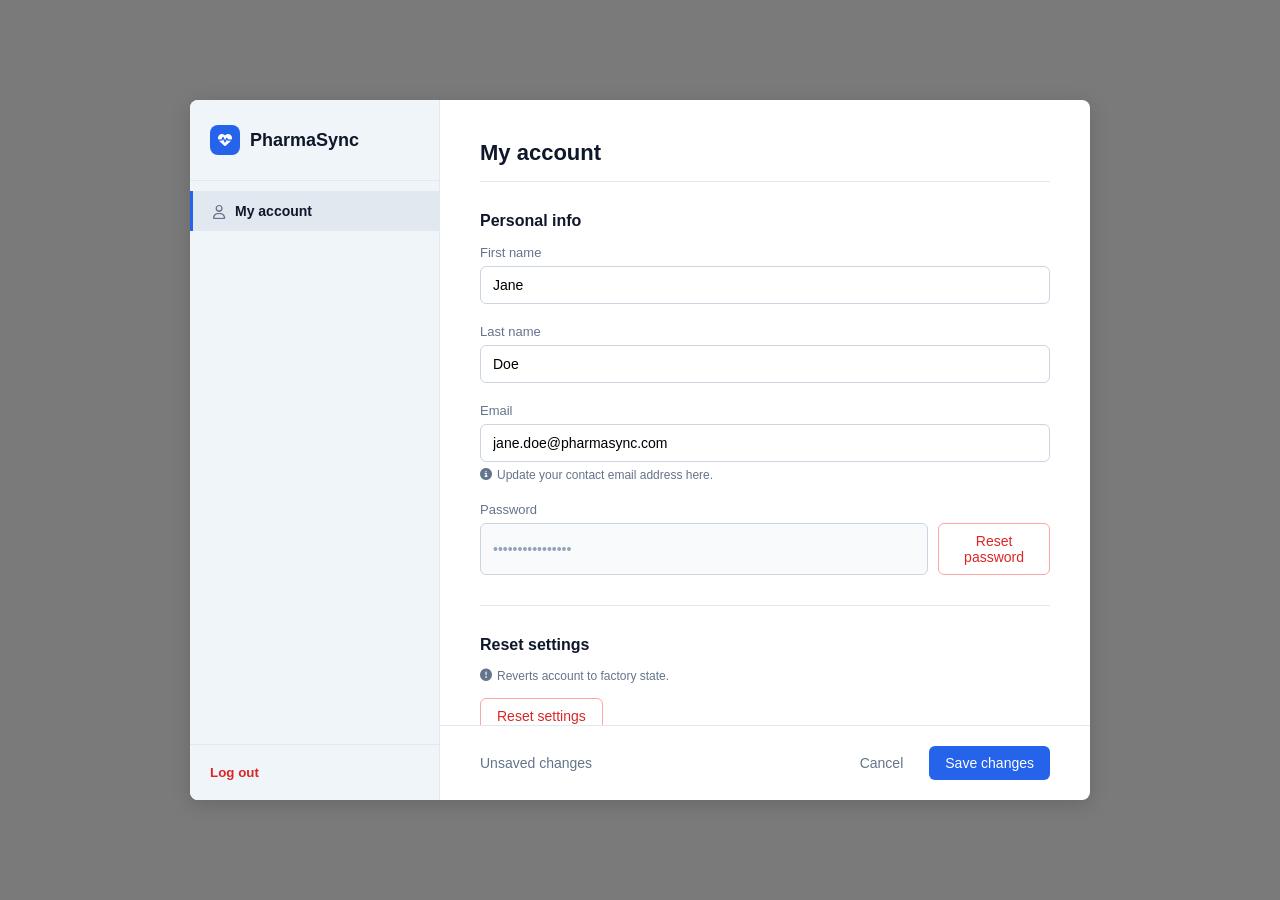
<file: mga gawa ni francis/index3.html>
<!DOCTYPE html>
<html lang="en">
<head>
    <meta charset="UTF-8">
    <meta name="viewport" content="width=device-width, initial-scale=1.0">
    <title>PharmaSync - Account Settings</title>
    <link rel="stylesheet" href="https://cdnjs.cloudflare.com/ajax/libs/font-awesome/6.4.0/css/all.min.css">
    <link rel="stylesheet" href="style3.css">

</head>
<body>

<div class="modal">
    <!-- SIDEBAR -->
    <aside>
        <div class="logo"><i class="fa-solid fa-heart-pulse"></i> PharmaSync</div>
        <nav><div class="nav-item"><i class="fa-regular fa-user"></i> My account</div></nav>
        <button id="btn-logout" class="btn-logout">Log out</button>
    </aside>

    <!-- MAIN CONTENT -->
    <main>
        <div class="content">
            <h1>My account</h1>
            
            <h3>Personal info</h3>
            <div class="form-group"><label>First name</label><input type="text" id="inp-fname" value="Jane"></div>
            <div class="form-group"><label>Last name</label><input type="text" id="inp-lname" value="Doe"></div>
            <div class="form-group">
                <label>Email</label>
                <input type="email" id="inp-email" value="jane.doe@pharmasync.com">
                <div class="helper-text"><i class="fa-solid fa-circle-info"></i> Update your contact email address here.</div>
            </div>
            <div class="form-group">
                <label>Password</label>
                <div class="input-row">
                    <input type="password" value="****************" readonly>
                    <button id="btn-reset-pw" class="btn btn-outline-danger">Reset password</button>
                </div>
            </div>

            <hr>
            <h3>Reset settings</h3>
            <div class="helper-text" style="margin-bottom: 15px;"><i class="fa-solid fa-circle-exclamation"></i> Reverts account to factory state.</div>
            <button id="btn-factory" class="btn btn-outline-danger">Reset settings</button>

            <hr>
            <h3>Delete account</h3>
            <div class="helper-text"><i class="fa-solid fa-circle-exclamation"></i> Deleting your account revokes PharmaSync access.</div>
        </div>

        <!-- FOOTER -->
        <footer>
            <div id="status-text" class="status">Unsaved changes</div>
            <div style="display: flex; gap: 10px;">
                <button id="btn-cancel" class="btn btn-ghost">Cancel</button>
                <button id="btn-save" class="btn btn-primary">Save changes</button>
            </div>
        </footer>
    </main>
</div>

</body>
</html>
</file>
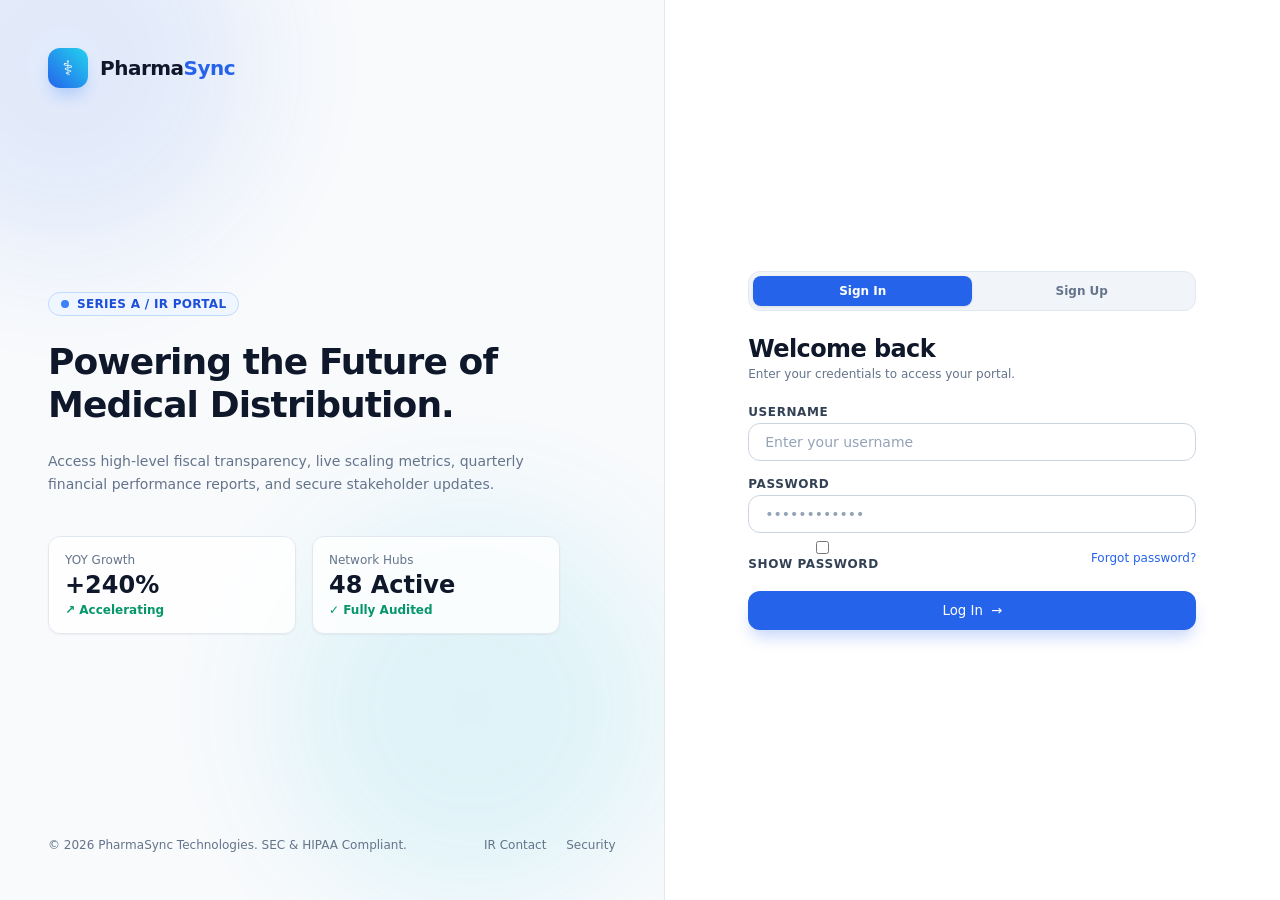
<file: tryy/loginpage.html>
<!DOCTYPE html>
<html lang="en">
<head>
    <meta charset="UTF-8">
    <meta name="viewport" content="width=device-width, initial-scale=1.0">
    <title>Portal & Sign Up Access | PharmaSync Enterprise</title>
    <link rel="stylesheet" href="loginpagestyle.css">
</head>
<body>

    <div class="split-layout">
        
        <!-- LEFT PANEL: Dynamic Enterprise Showcase -->
        <div class="left-panel hidden-mobile">
            <!-- Background Glow Effects -->
            <div class="glow-effect glow-brand"></div>
            <div class="glow-effect glow-cyan"></div>

            <!-- Top Brand Identity -->
            <div class="brand-header">
                <div class="brand-logo">
                    <!-- Replaced Lucide icon with simple text/svg placeholder -->
                    <span class="logo-icon">⚕</span>
                </div>
                <span class="brand-text">Pharma<span>Sync</span></span>
            </div>

            <!-- Center Feature Highlight -->
            <div class="feature-content">
                <div class="badge">
                    <span class="pulse-dot"></span>
                    <span>Series A / IR Portal</span>
                </div>
                <h2 class="main-heading">
                    Powering the Future of <br>Medical Distribution.
                </h2>
                <p class="sub-heading">
                    Access high-level fiscal transparency, live scaling metrics, quarterly financial performance reports, and secure stakeholder updates.
                </p>

                <!-- Mini Metric Card Preview -->
                <div class="metric-grid">
                    <div class="metric-card">
                        <div class="metric-label">YOY Growth</div>
                        <div class="metric-value">+240%</div>
                        <div class="metric-status text-emerald">
                            ↗ Accelerating
                        </div>
                    </div>
                    <div class="metric-card">
                        <div class="metric-label">Network Hubs</div>
                        <div class="metric-value">48 Active</div>
                        <div class="metric-status text-emerald">
                            ✓ Fully Audited
                        </div>
                    </div>
                </div>
            </div>

            <!-- Footer Compliance Note -->
            <div class="panel-footer">
                <span>&copy; 2026 PharmaSync Technologies. SEC & HIPAA Compliant.</span>
                <div class="footer-links">
                    <a href="#">IR Contact</a>
                    <a href="#">Security</a>
                </div>
            </div>
        </div>

        <!-- RIGHT PANEL: Switchable Auth/Sign Up Card -->
        <div class="right-panel">
            <div class="auth-box">
                
                <!-- Mobile Logo -->
                <div class="brand-header mobile-only">
                    <div class="brand-logo mobile-logo">
                        <span class="logo-icon">⚕</span>
                    </div>
                    <span class="brand-text">Pharma<span>Sync</span></span>
                </div>

                <!-- Mode Switcher Tabs (Wired to your JS) -->
                <div class="pill-tabs">
                    <button class="pill-tab active" id="tab-login" onclick="switchAuthTab('login')">Sign In</button>
                    <button class="pill-tab" id="tab-signup" onclick="switchAuthTab('signup')">Sign Up</button>
                </div>

                <div class="form-container">
                    
                    <!-- FORM 1: AUTH SIGN IN (Wired to your JS) -->
                    <div id="form-login" class="auth-form active">
                        <div class="form-header">
                            <h1>Welcome back</h1>
                            <p>Enter your credentials to access your portal.</p>
                        </div>

                        <form onsubmit="handleLogin(event)">
                            <div class="form-group">
                                <label>Username</label>
                                <input type="text" id="login-user" required placeholder="Enter your username">
                            </div>

                            <div class="form-group">
                                <label>Password</label>
                                <input type="password" id="login-pwd" required placeholder="••••••••••••">
                                <div class="form-options">
                                    <label class="pwd-toggle">
                                        <input type="checkbox" onchange="togglePassword('login-pwd')"> Show Password
                                    </label>
                                    <span class="forgot-link" onclick="showForgotPassword()">Forgot password?</span>
                                </div>
                            </div>

                            <button type="submit" class="btn btn-brand btn-block">
                                <span>Log In</span>
                                <span>→</span>
                            </button>
                        </form>
                    </div>

                    <!-- FORM 2: SIGN UP (Wired to your JS) -->
                    <div id="form-signup" class="auth-form hidden">
                        <div class="form-header">
                            <h1>Create an Account</h1>
                            <p>Register your profile to gain access to the PharmaSync platform.</p>
                        </div>

                        <form onsubmit="handleSignup(event)">
                            <!-- Name fields grid -->
                            <div class="form-grid name-grid">
                                <div class="form-group col-span-2">
                                    <label>First Name</label>
                                    <input type="text" id="signup-firstname" required placeholder="Jane">
                                </div>
                                <div class="form-group col-span-1">
                                    <label>M.I.</label>
                                    <input type="text" id="signup-middleInitial" maxlength="3" class="text-center" placeholder="A.">
                                </div>
                                <div class="form-group col-span-2">
                                    <label>Surname</label>
                                    <input type="text" id="signup-surname" required placeholder="Doe">
                                </div>
                            </div>

                            <!-- Contact Info -->
                            <div class="form-grid two-cols">
                                <div class="form-group">
                                    <label>Email Address</label>
                                    <input type="email" id="signup-email" required placeholder="jane.doe@example.com">
                                </div>
                                <div class="form-group">
                                    <label>Phone Number</label>
                                    <input type="tel" id="signup-phoneNumber" required placeholder="09123456789">
                                </div>
                            </div>

                            <div class="form-group">
                                <label>Username</label>
                                <input type="text" id="signup-username" required placeholder="Choose a username">
                            </div>

                            <!-- Passwords -->
                            <div class="form-grid two-cols">
                                <div class="form-group">
                                    <label>Create Password</label>
                                    <input type="password" id="signup-pwd" required placeholder="••••••••••••">
                                </div>
                                <div class="form-group">
                                    <label>Confirm Password</label>
                                    <input type="password" id="signup-confirm-pwd" required placeholder="••••••••••••">
                                </div>
                            </div>

                            <button type="submit" class="btn btn-emerald btn-block mt-2">
                                ✓ Request Access
                            </button>
                        </form>
                    </div>
                    
                    <!-- FORGOT PASSWORD FORM (Included from your sample) -->
                    <div id="form-forgot" class="auth-form hidden">
                        <div class="form-header text-center">
                            <h1>Reset Password</h1>
                            <p>Enter your registered email address or username to receive a secure password reset link.</p>
                        </div>
                        <div class="form-group">
                            <label>Account Identifier</label>
                            <input type="text" id="forgot-identifier" placeholder="Enter account details...">
                        </div>
                        <button class="btn btn-brand btn-block mt-2" onclick="handleForgotPassword()">Send Reset Link</button>
                        <div class="text-center mt-3">
                            <span class="forgot-link" onclick="switchAuthTab('login')">← Back to Login</span>
                        </div>
                    </div>

                </div>
            </div>
        </div>
    </div>

    <!-- The external script file you provided -->
    <script src="script.js"></script>    

</body>
</html>
</file>
<file: mga gawa ni francis/style3.css>
/* Professional CSS Architecture */
:root {
    --bg-body: #7a7a7a;
    --bg-surface: #ffffff;
    --bg-sidebar: #f0f5f9;
    --primary: #2563eb;
    --primary-hover: #1d4ed8;
    --danger: #dc2626;
    --text-main: #0f172a;
    --text-muted: #64748b;
    --border: #e2e8f0;
        }


* { margin: 0; padding: 0; box-sizing: border-box; font-family: 'Inter', sans-serif; }
        
        body { background: var(--bg-body); display: flex; justify-content: center; align-items: center; height: 100vh; }
        
        /* Layout */
        .modal { display: flex; width: 900px; height: 700px; background: var(--bg-surface); border-radius: 8px; box-shadow: 0 4px 20px rgba(0,0,0,0.15); overflow: hidden; }
        
        /* Sidebar */
        aside { width: 250px; background: var(--bg-sidebar); display: flex; flex-direction: column; border-right: 1px solid var(--border); }
        .logo { padding: 25px 20px; border-bottom: 1px solid var(--border); display: flex; align-items: center; gap: 10px; font-weight: 700; font-size: 18px; color: var(--text-main); }
        .logo i { background: var(--primary); color: white; padding: 8px; border-radius: 8px; font-size: 14px; }
        nav { flex: 1; padding: 10px 0; }
        .nav-item { display: flex; padding: 12px 20px; gap: 10px; font-size: 14px; font-weight: 600; color: var(--text-main); background: var(--border); border-left: 3px solid var(--primary); cursor: default; }
        .nav-item i { color: var(--text-muted); margin-top: 2px; }
        .btn-logout { padding: 20px; font-weight: 600; color: var(--danger); border-top: 1px solid var(--border); background: none; border-left: none; border-right: none; border-bottom: none; cursor: pointer; text-align: left; }
        .btn-logout:hover { background: #fee2e2; }
        
        /* Main Content */
        main { flex: 1; display: flex; flex-direction: column; }
        .content { padding: 40px; overflow-y: auto; flex: 1; }
        h1 { font-size: 22px; color: var(--text-main); padding-bottom: 15px; border-bottom: 1px solid var(--border); margin-bottom: 20px; }
        h3 { font-size: 16px; margin: 30px 0 15px; color: var(--text-main); }
        hr { border: none; border-top: 1px solid var(--border); margin: 30px 0; }
        
        /* Forms & Inputs */
        .form-group { margin-bottom: 20px; }
        label { display: block; font-size: 13px; font-weight: 500; color: var(--text-muted); margin-bottom: 6px; }
        input { width: 100%; padding: 10px 12px; font-size: 14px; border: 1px solid #cbd5e1; border-radius: 6px; outline: none; transition: 0.2s; }
        input:focus { border-color: var(--primary); box-shadow: 0 0 0 3px rgba(37,99,235,0.1); }
        input[readonly] { background: #f8fafc; color: #94a3b8; }
        .input-row { display: flex; gap: 10px; }
        .helper-text { font-size: 12px; color: var(--text-muted); margin-top: 6px; display: flex; gap: 5px; }
        
        /* UI Buttons */
        .btn { padding: 9px 16px; border-radius: 6px; cursor: pointer; font-size: 14px; font-weight: 500; border: none; transition: 0.2s; }
        .btn-primary { background: var(--primary); color: white; }
        .btn-primary:hover { background: var(--primary-hover); }
        .btn-ghost { background: transparent; color: var(--text-muted); }
        .btn-ghost:hover { background: #f1f5f9; color: var(--text-main); }
        .btn-outline-danger { background: white; border: 1px solid #fca5a5; color: var(--danger); }
        .btn-outline-danger:hover { background: #fef2f2; border-color: #ef4444; }
        
        /* Footer */
        footer { padding: 20px 40px; border-top: 1px solid var(--border); display: flex; justify-content: space-between; align-items: center; }
        .status { font-size: 14px; font-weight: 500; color: var(--text-muted); }
        .success-text { color: #16a34a; 
        }
        /* --- Premium Profile Card Styling --- */
        .profile-card {
    max-width: 750px;
    margin: 40px auto;
    background: #ffffff;
    border-radius: 16px;
    box-shadow: 0 10px 40px rgba(0, 0, 0, 0.08);
    border: 1px solid #f1f5f9;
    padding: 40px;
    font-family: 'Inter', sans-serif;
}

/* Header & Avatar */
.profile-header {
    display: flex;
    align-items: center;
    gap: 25px;
    margin-bottom: 25px;
}

.avatar-container {
    position: relative;
}

.profile-avatar {
    border-radius: 50%;
    border: 4px solid #f8fafc;
    box-shadow: 0 4px 15px rgba(0, 0, 0, 0.1);
    width: 90px;
    height: 90px;
    object-fit: cover;
}

.edit-avatar-btn {
    position: absolute;
    bottom: 0;
    right: 0;
    background: #2563eb;
    color: white;
    border: none;
    border-radius: 50%;
    width: 32px;
    height: 32px;
    cursor: pointer;
    box-shadow: 0 2px 5px rgba(0,0,0,0.2);
    transition: background 0.2s;
}

.edit-avatar-btn:hover {
    background: #1d4ed8;
}

.profile-title .form-heading {
    margin: 0 0 5px 0;
    font-size: 24px;
    color: #0f172a;
}

.role-badge {
    background: #dbeafe;
    color: #1e40af;
    padding: 5px 12px;
    border-radius: 20px;
    font-size: 12px;
    font-weight: 600;
}

.divider {
    border: none;
    height: 1px;
    background: #e2e8f0;
    margin: 30px 0;
}

/* Grid Layout for Form */
.premium-form .form-grid {
    display: grid;
    grid-template-columns: 1fr 1fr;
    gap: 20px;
    margin-bottom: 30px;
}

.premium-form label {
    display: block;
    font-size: 11px;
    font-weight: 700;
    color: #64748b;
    margin-bottom: 8px;
    letter-spacing: 0.5px;
}

.premium-form .input-wrapper {
    position: relative;
}

.premium-form .input-icon {
    position: absolute;
    left: 15px;
    top: 50%;
    transform: translateY(-50%);
    color: #94a3b8;
}

.premium-form input {
    width: 100%;
    padding: 12px 15px 12px 42px;
    border: 1px solid #cbd5e1;
    border-radius: 10px;
    font-size: 14px;
    color: #334155;
    background: #f8fafc;
    transition: all 0.3s ease;
    box-sizing: border-box;
}

.premium-form input:focus {
    border-color: #2563eb;
    background: #ffffff;
    box-shadow: 0 0 0 4px rgba(37, 99, 235, 0.1);
    outline: none;
}

/* Action Buttons */
.form-actions {
    display: flex;
    justify-content: flex-end;
    gap: 15px;
    padding-top: 10px;
}

.btn-cancel {
    padding: 12px 24px;
    background: white;
    border: 1px solid #cbd5e1;
    color: #475569;
    border-radius: 8px;
    font-weight: 600;
    cursor: pointer;
    transition: background 0.2s;
}

.btn-cancel:hover {
    background: #f1f5f9;
}

.btn-save {
    padding: 12px 24px;
    background: #2563eb;
    border: none;
    color: white;
    border-radius: 8px;
    font-weight: 600;
    cursor: pointer;
    box-shadow: 0 4px 12px rgba(37, 99, 235, 0.2);
    transition: all 0.2s;
}

.btn-save:hover {
    background: #1d4ed8;
    transform: translateY(-1px);
    box-shadow: 0 6px 15px rgba(37, 99, 235, 0.3);
}
</file>
<file: tryy/loginpagestyle.css>
/* Custom CSS Variables extracted from Tailwind configuration */
:root {
    --brand-50: #eff6ff;
    --brand-100: #dbeafe;
    --brand-200: #bfdbfe;
    --brand-500: #3b82f6;
    --brand-600: #2563eb;
    --brand-700: #1d4ed8;
    --slate-50: #f8fafc;
    --slate-100: #f1f5f9;
    --slate-200: #e2e8f0;
    --slate-300: #cbd5e1;
    --slate-400: #94a3b8;
    --slate-500: #64748b;
    --slate-700: #334155;
    --slate-900: #0f172a;
    --emerald-500: #10b981;
    --emerald-600: #059669;
    --cyan-400: #22d3ee;
    --cyan-500: #06b6d4;
    --danger: #dc3545;
}

/* Base Reset */
* { 
    box-sizing: border-box; 
    margin: 0; 
    padding: 0; 
    font-family: 'Segoe UI', system-ui, sans-serif; 
}

body { 
    background-color: #fff; 
    color: var(--slate-900); 
    height: 100vh; 
    overflow: hidden; 
}

/* Layout Utilities */
.hidden { display: none !important; }
.text-center { text-align: center; }
.mt-2 { margin-top: 0.5rem; }
.mt-3 { margin-top: 1.5rem; }

/* Split Screen Layout */
.split-layout {
    display: flex;
    min-height: 100vh;
    width: 100%;
}

/* Left Panel Styles */
.left-panel {
    flex: 1;
    position: relative;
    background-color: var(--slate-50);
    display: flex;
    flex-direction: column;
    justify-content: space-between;
    padding: 3rem;
    border-right: 1px solid var(--slate-200);
    overflow: hidden;
}

.glow-effect {
    position: absolute;
    width: 24rem;
    height: 24rem;
    border-radius: 50%;
    filter: blur(64px);
    pointer-events: none;
    opacity: 0.1;
}

.glow-brand {
    top: -8rem;
    left: -8rem;
    background-color: var(--brand-600);
}

.glow-cyan {
    bottom: 0;
    right: 0;
    background-color: var(--cyan-500);
}

.brand-header {
    position: relative;
    z-index: 10;
    display: flex;
    align-items: center;
    gap: 0.75rem;
}

.brand-logo {
    width: 2.5rem;
    height: 2.5rem;
    border-radius: 0.75rem;
    background: linear-gradient(to top right, var(--brand-600), var(--cyan-400));
    display: flex;
    align-items: center;
    justify-content: center;
    box-shadow: 0 10px 15px -3px rgba(59, 130, 246, 0.3);
}

.logo-icon {
    color: white;
    font-size: 1.25rem;
    font-weight: bold;
}

.brand-text {
    font-size: 1.25rem;
    font-weight: 700;
    letter-spacing: -0.025em;
    color: var(--slate-900);
}

.brand-text span {
    color: var(--brand-600);
}

.feature-content {
    position: relative;
    z-index: 10;
    margin-top: auto;
    margin-bottom: auto;
    max-width: 32rem;
}

.badge {
    display: inline-flex;
    align-items: center;
    gap: 0.5rem;
    padding: 0.25rem 0.75rem;
    border-radius: 9999px;
    background-color: var(--brand-50);
    border: 1px solid var(--brand-200);
    color: var(--brand-700);
    font-size: 0.75rem;
    font-weight: 600;
    text-transform: uppercase;
    letter-spacing: 0.025em;
    margin-bottom: 1.5rem;
}

.pulse-dot {
    width: 0.5rem;
    height: 0.5rem;
    border-radius: 50%;
    background-color: var(--brand-500);
    animation: pulse 2s cubic-bezier(0.4, 0, 0.6, 1) infinite;
}

@keyframes pulse {
    0%, 100% { opacity: 1; }
    50% { opacity: .5; }
}

.main-heading {
    font-size: 2.25rem;
    font-weight: 800;
    letter-spacing: -0.025em;
    line-height: 1.2;
    margin-bottom: 1.5rem;
}

.sub-heading {
    color: var(--slate-500);
    font-size: 0.875rem;
    line-height: 1.625;
    margin-bottom: 1.5rem;
}

.metric-grid {
    display: grid;
    grid-template-columns: repeat(2, 1fr);
    gap: 1rem;
    padding-top: 1rem;
}

.metric-card {
    background-color: rgba(255, 255, 255, 0.8);
    backdrop-filter: blur(4px);
    border: 1px solid var(--slate-200);
    padding: 1rem;
    border-radius: 0.75rem;
    box-shadow: 0 1px 2px 0 rgba(0, 0, 0, 0.05);
}

.metric-label {
    color: var(--slate-500);
    font-size: 0.75rem;
}

.metric-value {
    font-size: 1.5rem;
    font-weight: 700;
    margin-top: 0.25rem;
}

.metric-status {
    font-size: 0.75rem;
    margin-top: 0.25rem;
    display: flex;
    align-items: center;
    font-weight: 600;
}

.text-emerald { color: var(--emerald-600); }

.panel-footer {
    position: relative;
    z-index: 10;
    font-size: 0.75rem;
    color: var(--slate-500);
    display: flex;
    align-items: center;
    justify-content: space-between;
}

.footer-links a {
    color: inherit;
    text-decoration: none;
    margin-left: 1rem;
    transition: color 0.2s;
}

.footer-links a:hover {
    color: var(--slate-700);
}

/* Right Panel Styles */
.right-panel {
    flex: 1;
    background-color: white;
    display: flex;
    align-items: center;
    justify-content: center;
    padding: 1.5rem;
    overflow-y: auto;
}

.auth-box {
    width: 100%;
    max-width: 28rem;
    margin: auto;
    padding-top: 1.5rem;
    padding-bottom: 1.5rem;
}

.mobile-only {
    display: none;
    margin-bottom: 1.5rem;
}

/* Form Container & Tabs */
.pill-tabs {
    display: flex;
    padding: 0.25rem;
    background-color: var(--slate-100);
    border: 1px solid var(--slate-200);
    border-radius: 0.75rem;
    margin-bottom: 1.5rem;
}

.pill-tab {
    flex: 1;
    padding: 0.5rem 0;
    font-size: 0.75rem;
    font-weight: 600;
    border: none;
    border-radius: 0.5rem;
    background: transparent;
    color: var(--slate-500);
    cursor: pointer;
    transition: all 0.3s;
}

.pill-tab:hover:not(.active) {
    color: var(--slate-900);
}

/* Dynamic Active State styles based on JS ID */
.pill-tab.active#tab-login {
    background-color: var(--brand-600);
    color: white;
    box-shadow: 0 1px 3px 0 rgba(0, 0, 0, 0.1);
}

.pill-tab.active#tab-signup {
    background-color: var(--emerald-600);
    color: white;
    box-shadow: 0 1px 3px 0 rgba(0, 0, 0, 0.1);
}

.auth-form {
    display: none;
    animation: fadeIn 0.3s ease;
}

.auth-form.active {
    display: block;
}

@keyframes fadeIn {
    from { opacity: 0; transform: translateY(5px); }
    to { opacity: 1; transform: translateY(0); }
}

.form-header {
    margin-bottom: 1.5rem;
}

.form-header h1 {
    font-size: 1.5rem;
    font-weight: 700;
    letter-spacing: -0.025em;
    margin-bottom: 0.25rem;
}

.form-header p {
    font-size: 0.75rem;
    color: var(--slate-500);
}

/* Form Inputs */
.form-group {
    margin-bottom: 1rem;
}

.form-grid {
    display: grid;
    gap: 0.5rem;
}

.two-cols {
    grid-template-columns: 1fr 1fr;
}

.name-grid {
    grid-template-columns: 2fr 1fr 2fr;
}

.col-span-1 { grid-column: span 1 / span 1; }
.col-span-2 { grid-column: span 2 / span 2; }

.form-group label {
    display: block;
    font-size: 0.75rem;
    font-weight: 600;
    color: var(--slate-700);
    text-transform: uppercase;
    letter-spacing: 0.05em;
    margin-bottom: 0.25rem;
}

.form-group input {
    width: 100%;
    padding: 0.625rem 1rem;
    background-color: white;
    border: 1px solid var(--slate-300);
    border-radius: 0.75rem;
    font-size: 0.875rem;
    color: var(--slate-900);
    outline: none;
    transition: border-color 0.2s, box-shadow 0.2s;
}

.form-group input::placeholder {
    color: var(--slate-400);
}

.form-group input:focus {
    border-color: var(--brand-500);
    box-shadow: 0 0 0 2px rgba(59, 130, 246, 0.2);
}

/* Form Utilities */
.form-options {
    display: flex;
    justify-content: space-between;
    align-items: center;
    margin-top: 0.5rem;
}

.pwd-toggle {
    display: flex;
    align-items: center;
    gap: 0.5rem;
    font-size: 0.75rem;
    color: var(--slate-500);
    cursor: pointer;
}

.forgot-link {
    font-size: 0.75rem;
    color: var(--brand-600);
    cursor: pointer;
    transition: color 0.2s;
}

.forgot-link:hover {
    color: var(--brand-700);
    text-decoration: underline;
}

/* Buttons */
.btn {
    display: flex;
    align-items: center;
    justify-content: center;
    gap: 0.5rem;
    padding: 0.75rem;
    border: none;
    border-radius: 0.75rem;
    font-weight: 500;
    cursor: pointer;
    transition: all 0.2s;
}

.btn-block {
    width: 100%;
}

.btn-brand {
    background-color: var(--brand-600);
    color: white;
    box-shadow: 0 10px 15px -3px rgba(37, 99, 235, 0.25);
}

.btn-brand:hover {
    background-color: var(--brand-500);
}

.btn-emerald {
    background: linear-gradient(to right, var(--emerald-600), var(--cyan-500));
    color: white;
    box-shadow: 0 10px 15px -3px rgba(5, 150, 105, 0.25);
}

.btn-emerald:hover {
    background: linear-gradient(to right, var(--emerald-500), var(--cyan-400));
}

/* Responsive Media Queries */
@media (max-width: 1024px) {
    .hidden-mobile {
        display: none !important;
    }
    .mobile-only {
        display: flex;
    }
    .right-panel {
        padding: 1rem;
    }
}
</file>
